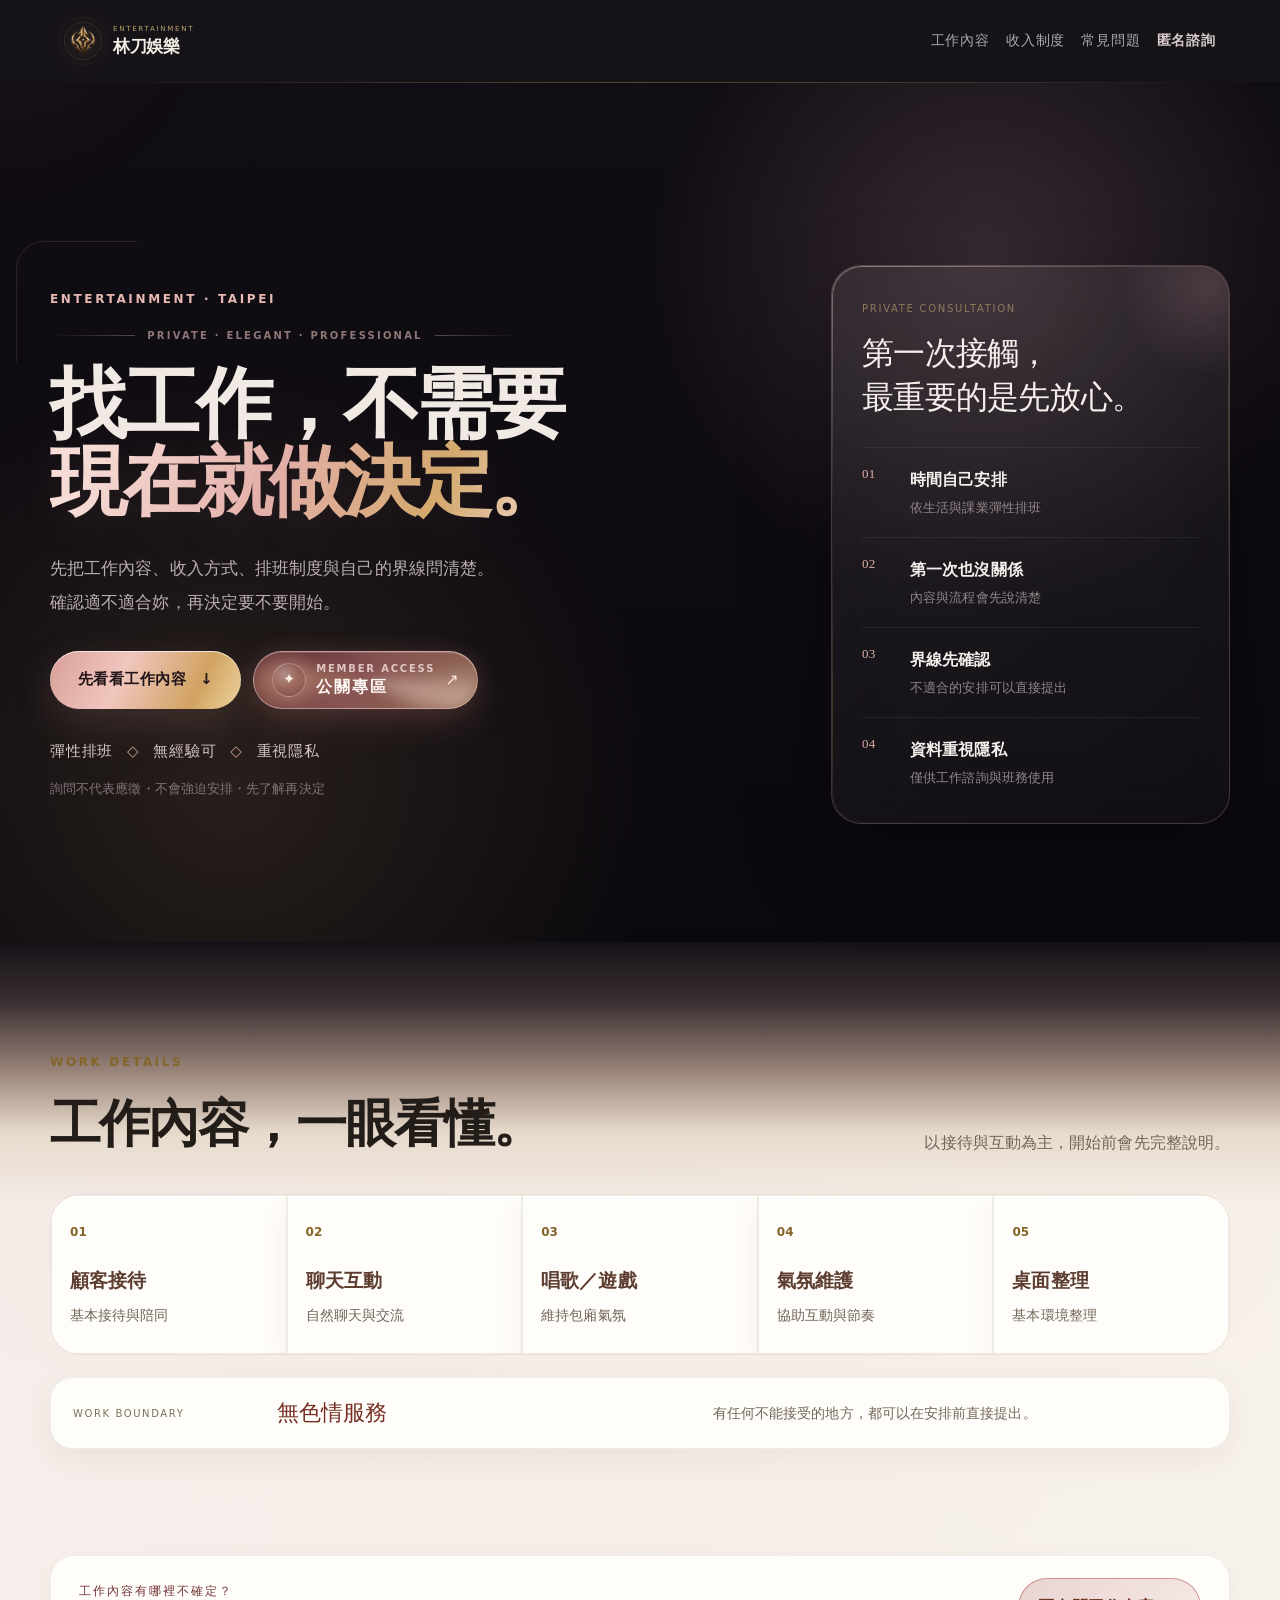
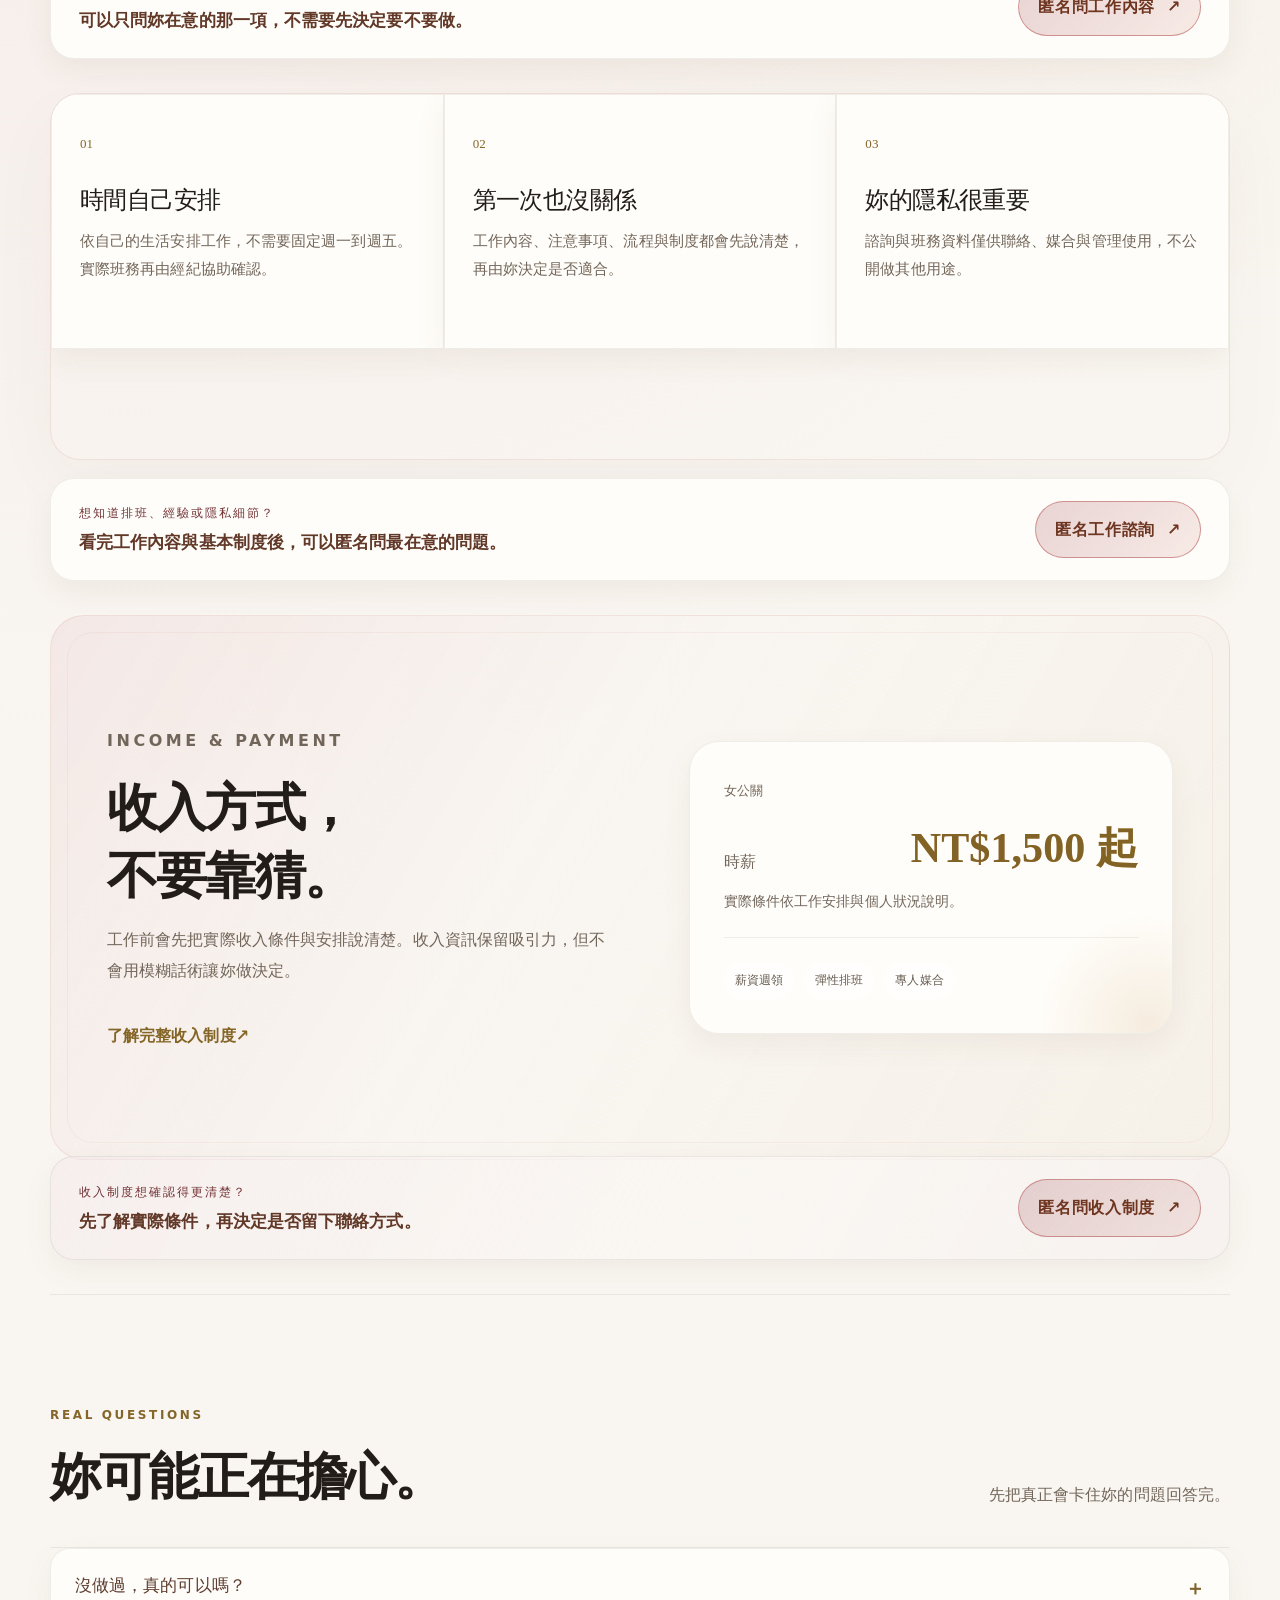
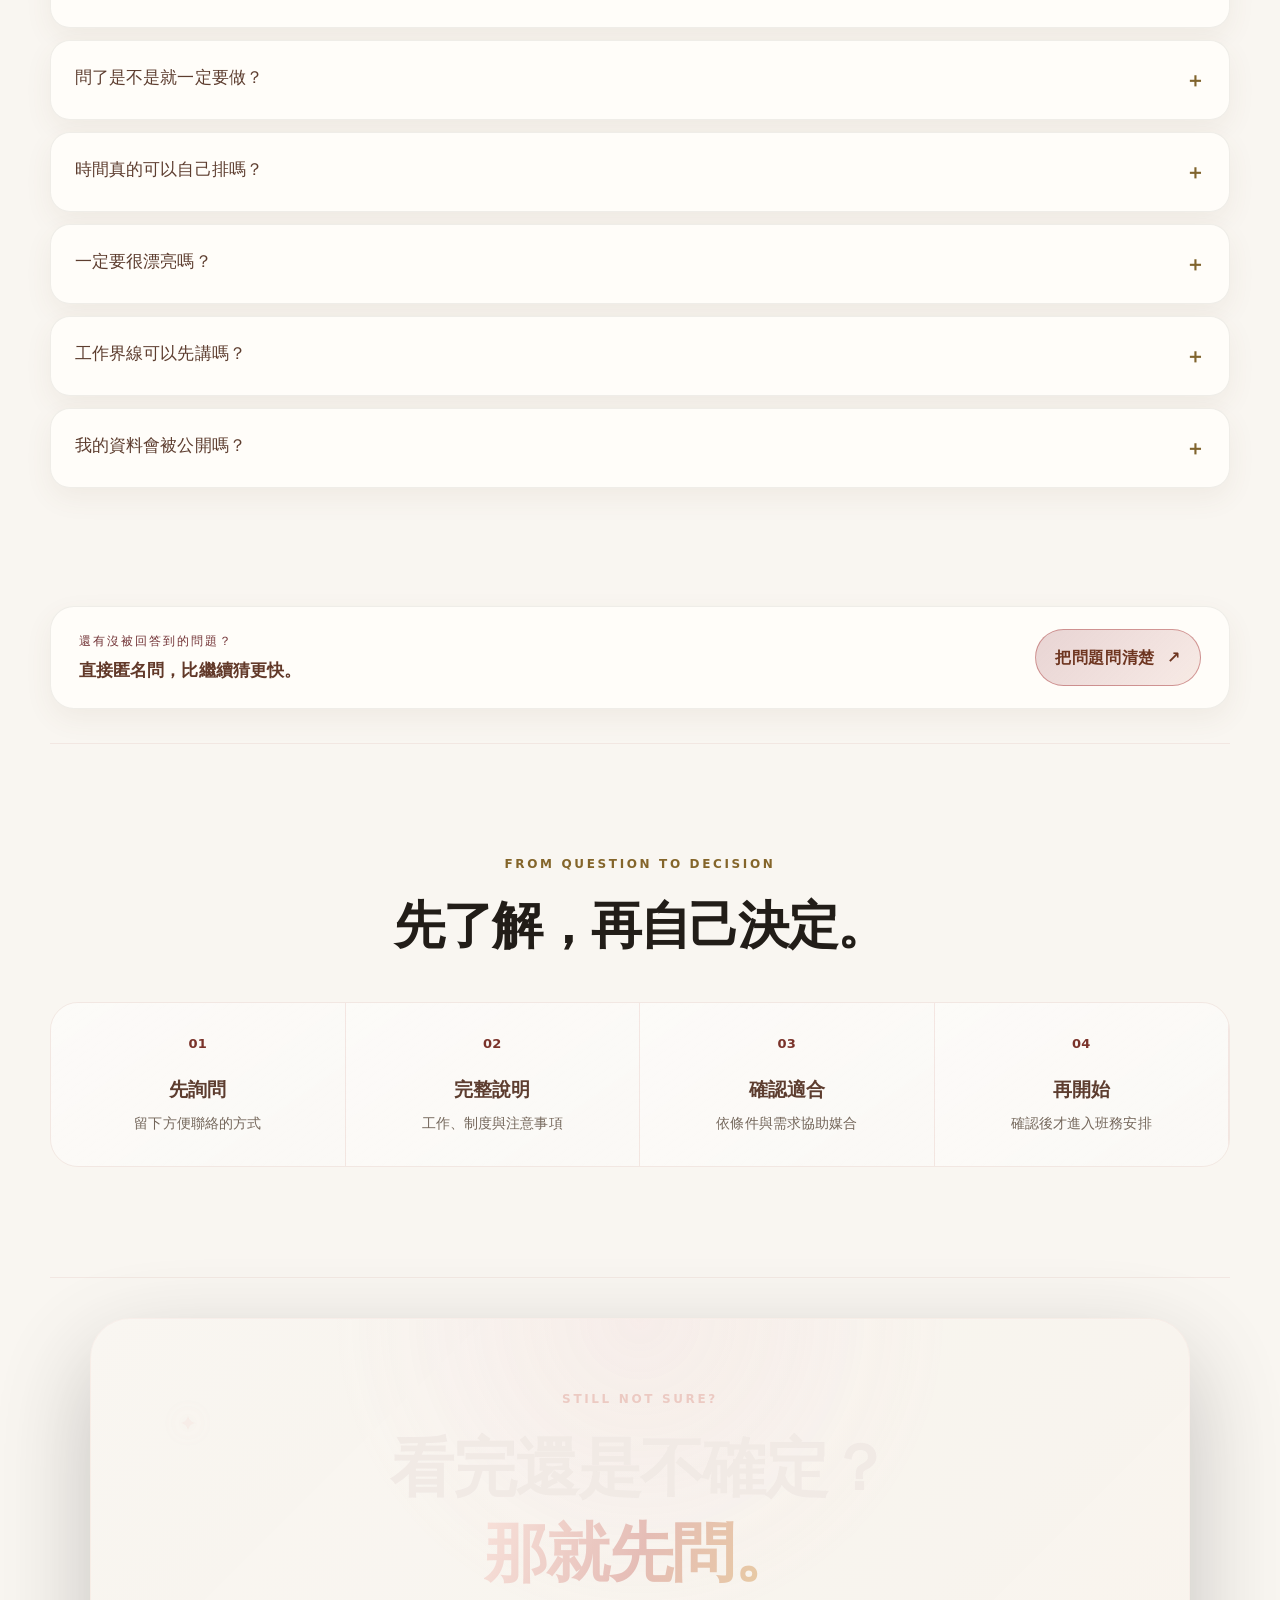
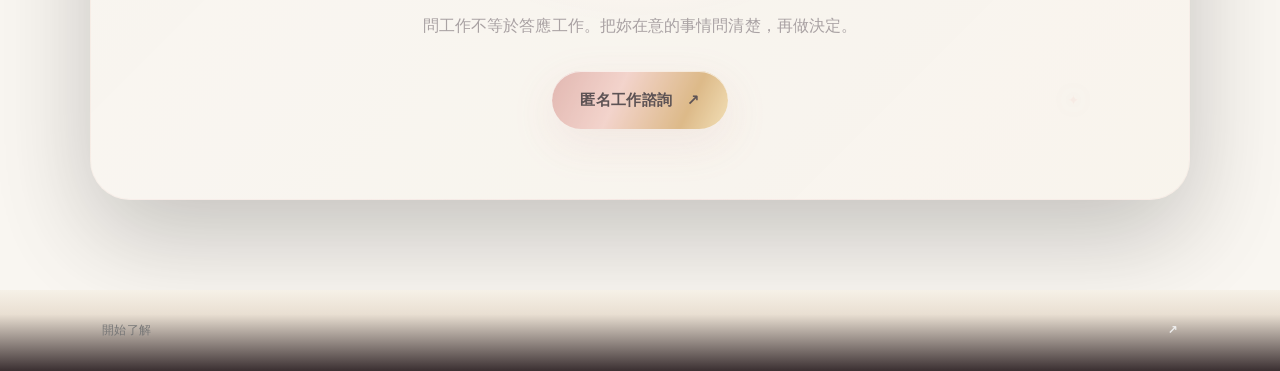
<file: index.html>
<!doctype html>
<html lang="zh-Hant" class="dl">
<head>
  <meta charset="utf-8">
  <meta name="viewport" content="width=device-width, initial-scale=1">
<meta name="description" content="專業經紀服務｜公關報班、新人申請與工作資訊">
  <title>林刀娛樂｜專業經紀管理</title>
  <link rel="stylesheet" href="css/style-v10.7.css?v=14.0">

  <meta name="description" content="讓每一次工作，都有更好的安排。">














<link rel="icon" href="assets/favicon.ico" sizes="any">
  <link rel="icon" type="image/png" sizes="32x32" href="assets/favicon-32x32.png">
  <link rel="apple-touch-icon" sizes="180x180" href="assets/apple-touch-icon.png">
  <link rel="manifest" href="site.webmanifest">
  <meta name="theme-color" content="#0c0c10">
  <meta property="og:type" content="website">
  <meta property="og:site_name" content="林刀娛樂">
  <meta property="og:title" content="林刀娛樂">
  <meta property="og:description" content="讓每一份選擇，都被好好對待。">
  <meta property="og:image" content="/assets/lindao-social-preview.jpg">
  <meta property="og:image:width" content="1200">
  <meta property="og:image:height" content="630">
  <meta property="og:image:alt" content="林刀娛樂">
  <meta name="twitter:card" content="summary_large_image">
  <meta name="twitter:title" content="林刀娛樂">
  <meta name="twitter:description" content="讓每一份選擇，都被好好對待。">
  <meta name="twitter:image" content="/assets/lindao-social-preview.jpg">


</head>
<body class="public-body home-conversion-page">
<header class="site-header conversion-header">
  <a class="brand" href="index.html"><span class="brand-mark"><img src="assets/lindao-emblem-transparent.png" alt=""></span><span class="brand-copy"><span>ENTERTAINMENT</span><b>林刀娛樂</b></span></a>
  <nav>
    <a href="#work">工作內容</a>
    <a href="#income">收入制度</a>
    <a href="#questions">常見問題</a>
    <a class="nav-ask" href="apply.html">匿名諮詢</a>
  </nav>
</header>

<main class="conversion-home">
  <section class="conversion-hero">
    <div class="conversion-ambient" aria-hidden="true">
      <span class="cv-orb cv-orb-a"></span><span class="cv-orb cv-orb-b"></span><span class="cv-orb cv-orb-c"></span>
      <img src="assets/lindao-emblem-transparent.png" alt="" class="cv-watermark">
      <span class="cv-ring cv-ring-a"></span><span class="cv-ring cv-ring-b"></span>
      <span class="cv-star s1">✦</span><span class="cv-star s2">✧</span><span class="cv-star s3">✦</span><span class="cv-star s4">✧</span><span class="cv-star s5">✦</span>
    </div>
    <div class="conversion-hero-inner">
      <div class="conversion-copy">
        <p class="cv-eyebrow">ENTERTAINMENT · TAIPEI</p><div class="cv-luxury-line"><span></span><b>PRIVATE · ELEGANT · PROFESSIONAL</b><span></span></div>
        <h1>找工作，不需要<br><em>現在就做決定。</em></h1>
        <p class="cv-lead">先把工作內容、收入方式、排班制度與自己的界線問清楚。<br>確認適不適合妳，再決定要不要開始。</p>
        <div class="cv-actions hero-entry-actions">
          <a class="cv-primary" href="#work">先看看工作內容 <span>↓</span></a>
          <a class="nav-cta public-login hero-public-login" href="booking.html" aria-label="公關專區"><span class="login-crown">✦</span><span class="login-copy"><small>MEMBER ACCESS</small><strong>公關專區</strong></span><span class="login-arrow">↗</span></a>
        </div>
        <div class="cv-trust-row"><span>彈性排班</span><i>◇</i><span>無經驗可</span><i>◇</i><span>重視隱私</span></div>
        <p class="cv-assurance">詢問不代表應徵・不會強迫安排・先了解再決定</p>
      </div>
      <aside class="cv-side-card">
        <p>PRIVATE CONSULTATION</p>
        <h2>第一次接觸，<br>最重要的是先放心。</h2>
        <div class="cv-side-list">
          <div><b>01</b><span><strong>時間自己安排</strong><small>依生活與課業彈性排班</small></span></div>
          <div><b>02</b><span><strong>第一次也沒關係</strong><small>內容與流程會先說清楚</small></span></div>
          <div><b>03</b><span><strong>界線先確認</strong><small>不適合的安排可以直接提出</small></span></div>
          <div><b>04</b><span><strong>資料重視隱私</strong><small>僅供工作諮詢與班務使用</small></span></div>
        </div>
      </aside>
    </div>
  </section>

  <section id="work" class="cv-section cv-work">
    <div class="cv-section-head">
      <div><p class="cv-eyebrow">WORK DETAILS</p><h2>工作內容，一眼看懂。</h2></div>
      <p>以接待與互動為主，開始前會先完整說明。</p>
    </div>
    <div class="cv-work-flow">
      <div><b>01</b><strong>顧客接待</strong><small>基本接待與陪同</small></div>
      <div><b>02</b><strong>聊天互動</strong><small>自然聊天與交流</small></div>
      <div><b>03</b><strong>唱歌／遊戲</strong><small>維持包廂氣氛</small></div>
      <div><b>04</b><strong>氣氛維護</strong><small>協助互動與節奏</small></div>
      <div><b>05</b><strong>桌面整理</strong><small>基本環境整理</small></div>
    </div>
    <div class="cv-boundary"><span>WORK BOUNDARY</span><strong>無色情服務</strong><p>有任何不能接受的地方，都可以在安排前直接提出。</p></div>
  </section>

  <aside class="cv-consult-strip cv-section compact" aria-label="工作內容諮詢">
    <div><span>工作內容有哪裡不確定？</span><strong>可以只問妳在意的那一項，不需要先決定要不要做。</strong></div>
    <a href="apply.html">匿名問工作內容 <b>↗</b></a>
  </aside>

  <section class="cv-section cv-values" id="schedule">
    <div class="cv-value-card"><b>01</b><h3>時間自己安排</h3><p>依自己的生活安排工作，不需要固定週一到週五。實際班務再由經紀協助確認。</p></div>
    <div class="cv-value-card"><b>02</b><h3>第一次也沒關係</h3><p>工作內容、注意事項、流程與制度都會先說清楚，再由妳決定是否適合。</p></div>
    <div class="cv-value-card" id="privacy"><b>03</b><h3>妳的隱私很重要</h3><p>諮詢與班務資料僅供聯絡、媒合與管理使用，不公開做其他用途。</p></div>
  </section>

  <aside class="cv-consult-strip cv-section" aria-label="匿名工作諮詢">
    <div><span>想知道排班、經驗或隱私細節？</span><strong>看完工作內容與基本制度後，可以匿名問最在意的問題。</strong></div>
    <a href="apply.html">匿名工作諮詢 <b>↗</b></a>
  </aside>

  <section id="income" class="cv-section cv-income">
    <div class="cv-income-copy">
      <p class="cv-eyebrow">INCOME & PAYMENT</p>
      <h2>收入方式，<br>不要靠猜。</h2>
      <p>工作前會先把實際收入條件與安排說清楚。收入資訊保留吸引力，但不會用模糊話術讓妳做決定。</p>
      <a href="apply.html">了解完整收入制度 <span>↗</span></a>
    </div>
    <div class="cv-income-card">
      <small>女公關</small>
      <div><span>時薪</span><strong>NT$1,500 起</strong></div>
      <p>實際條件依工作安排與個人狀況說明。</p>
      <hr>
      <div class="cv-pay-tags"><span>薪資週領</span><span>彈性排班</span><span>專人媒合</span></div>
    </div>
  </section>

  <aside class="cv-consult-strip cv-section compact accent" aria-label="收入制度諮詢">
    <div><span>收入制度想確認得更清楚？</span><strong>先了解實際條件，再決定是否留下聯絡方式。</strong></div>
    <a href="apply.html">匿名問收入制度 <b>↗</b></a>
  </aside>

  <section id="questions" class="cv-section cv-faq">
    <div class="cv-section-head">
      <div><p class="cv-eyebrow">REAL QUESTIONS</p><h2>妳可能正在擔心。</h2></div>
      <p>先把真正會卡住妳的問題回答完。</p>
    </div>
    <div class="cv-faq-list">
      <details><summary>沒做過，真的可以嗎？ <b>＋</b></summary><p>可以先了解。工作方式、流程與注意事項會在安排前說明，不需要先有相關經驗。</p></details>
      <details><summary>問了是不是就一定要做？ <b>＋</b></summary><p>不是。諮詢只是讓妳了解工作，是否開始由妳自己決定。</p></details>
      <details><summary>時間真的可以自己排嗎？ <b>＋</b></summary><p>採彈性排班，可依自己的生活安排；實際班務再由經紀協助確認。</p></details>
      <details><summary>一定要很漂亮嗎？ <b>＋</b></summary><p>不同店家與工作安排有不同條件，形象、談吐、態度與配合度都會一起評估，不只看單一外型條件。</p></details>
      <details><summary>工作界線可以先講嗎？ <b>＋</b></summary><p>可以。安排前就應該先把內容與不能接受的事情說清楚，不適合的安排可以直接提出。</p></details>
      <details><summary>我的資料會被公開嗎？ <b>＋</b></summary><p>諮詢與班務資料以聯絡、工作媒合及管理為目的使用，並重視個人資料與隱私。</p></details>
    </div>
  </section>

  <aside class="cv-consult-strip cv-section compact" aria-label="常見問題後諮詢">
    <div><span>還有沒被回答到的問題？</span><strong>直接匿名問，比繼續猜更快。</strong></div>
    <a href="apply.html">把問題問清楚 <b>↗</b></a>
  </aside>

  <section class="cv-section cv-process">
    <p class="cv-eyebrow">FROM QUESTION TO DECISION</p>
    <h2>先了解，再自己決定。</h2>
    <div class="cv-process-grid">
      <div><b>01</b><strong>先詢問</strong><small>留下方便聯絡的方式</small></div>
      <div><b>02</b><strong>完整說明</strong><small>工作、制度與注意事項</small></div>
      <div><b>03</b><strong>確認適合</strong><small>依條件與需求協助媒合</small></div>
      <div><b>04</b><strong>再開始</strong><small>確認後才進入班務安排</small></div>
    </div>
  </section>

  <section class="cv-final-cta">
    <p class="cv-eyebrow">STILL NOT SURE?</p>
    <h2>看完還是不確定？<br><em>那就先問。</em></h2>
    <p>問工作不等於答應工作。把妳在意的事情問清楚，再做決定。</p>
    <div class="cv-actions">
      <a class="cv-primary" href="apply.html">匿名工作諮詢 <span>↗</span></a>
    </div>
  </section>
</main>

<div class="cv-mobile-bar">
  <a href="#work">工作內容</a><a href="#income">收入</a><a class="ask" href="apply.html">💬 匿名諮詢</a>
</div>

<footer>開始了解 <b>↗</b></footer>
<script>
const revealEls=document.querySelectorAll('.cv-section,.cv-side-card,.cv-final-cta');
const io=new IntersectionObserver(es=>es.forEach(e=>{if(e.isIntersecting){e.target.classList.add('is-visible');io.unobserve(e.target)}}),{threshold:.12});
revealEls.forEach(el=>{el.classList.add('cv-reveal');io.observe(el)});
if(matchMedia('(pointer:fine)').matches){
 const glow=document.createElement('div');glow.className='cv-cursor-glow';document.body.appendChild(glow);
 addEventListener('pointermove',e=>{glow.style.transform=`translate(${e.clientX}px,${e.clientY}px)`});
}
</script>
</body>
</html>
</file>
